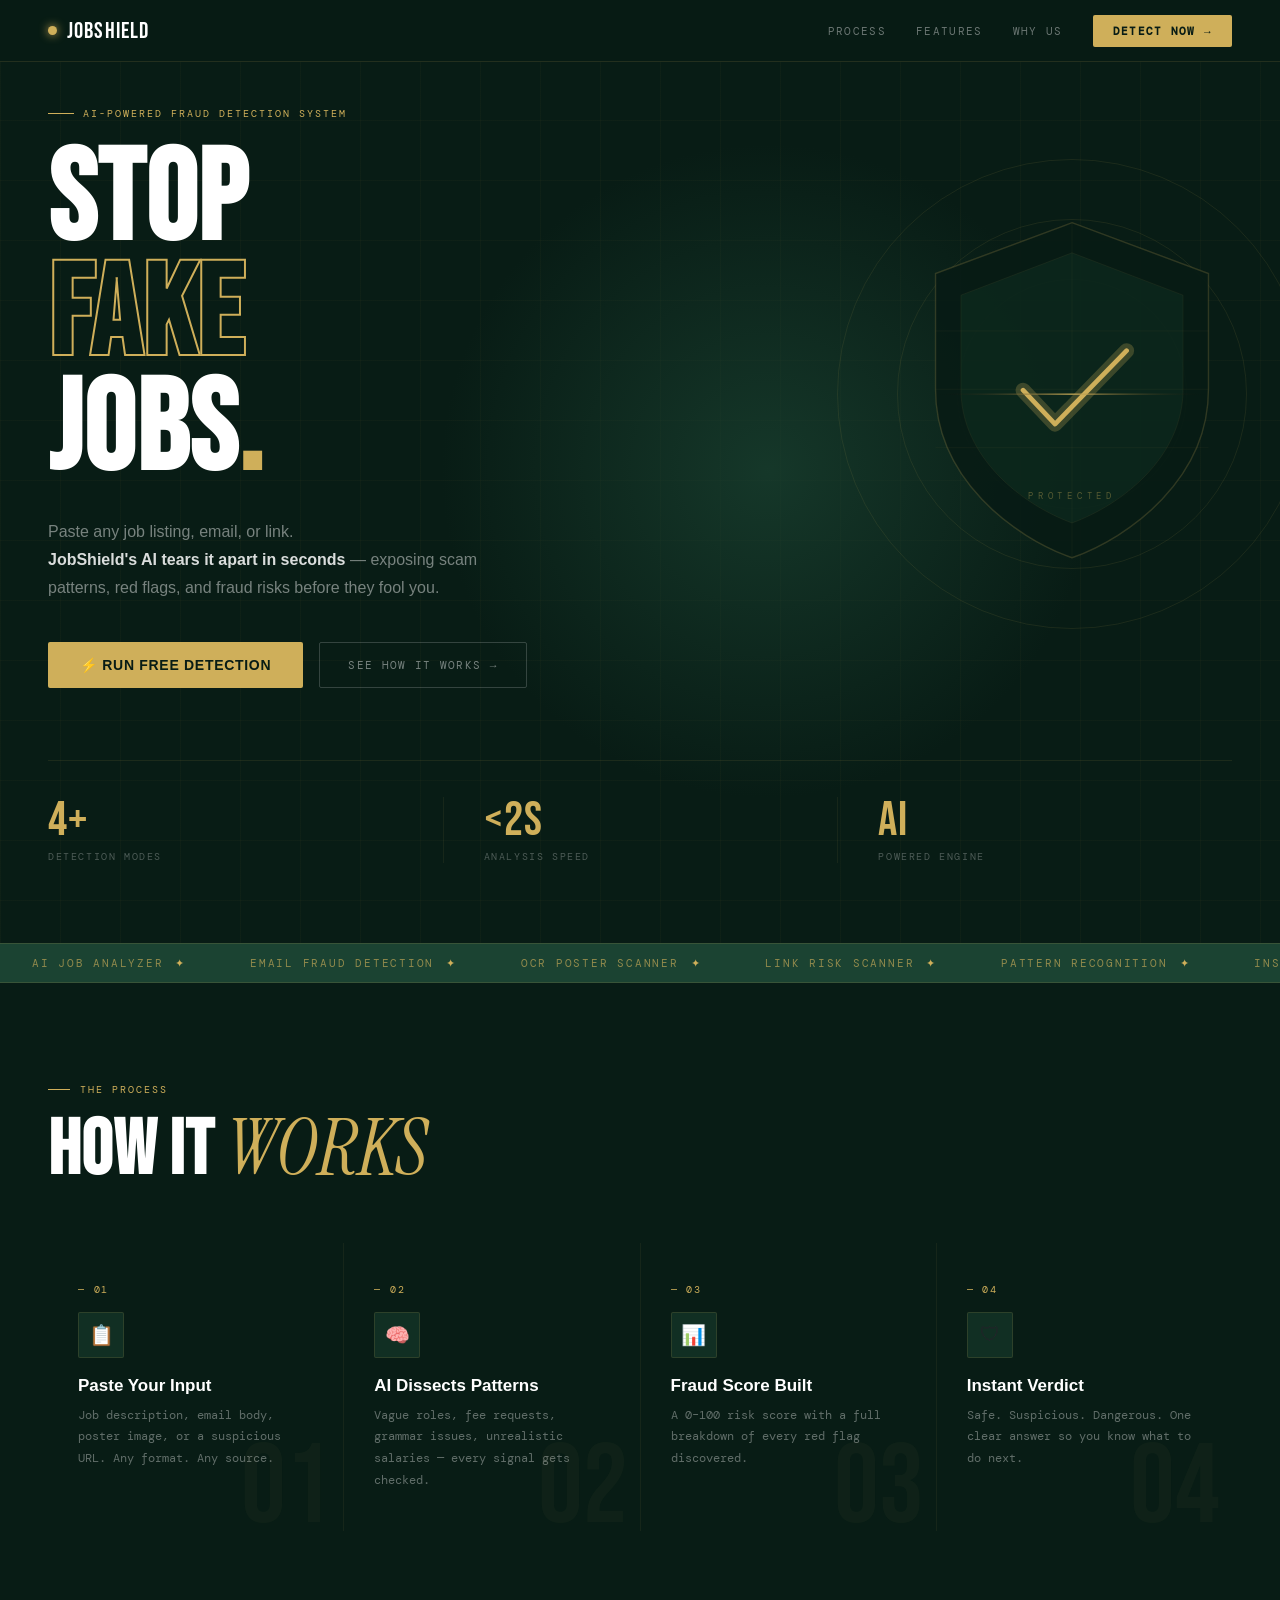
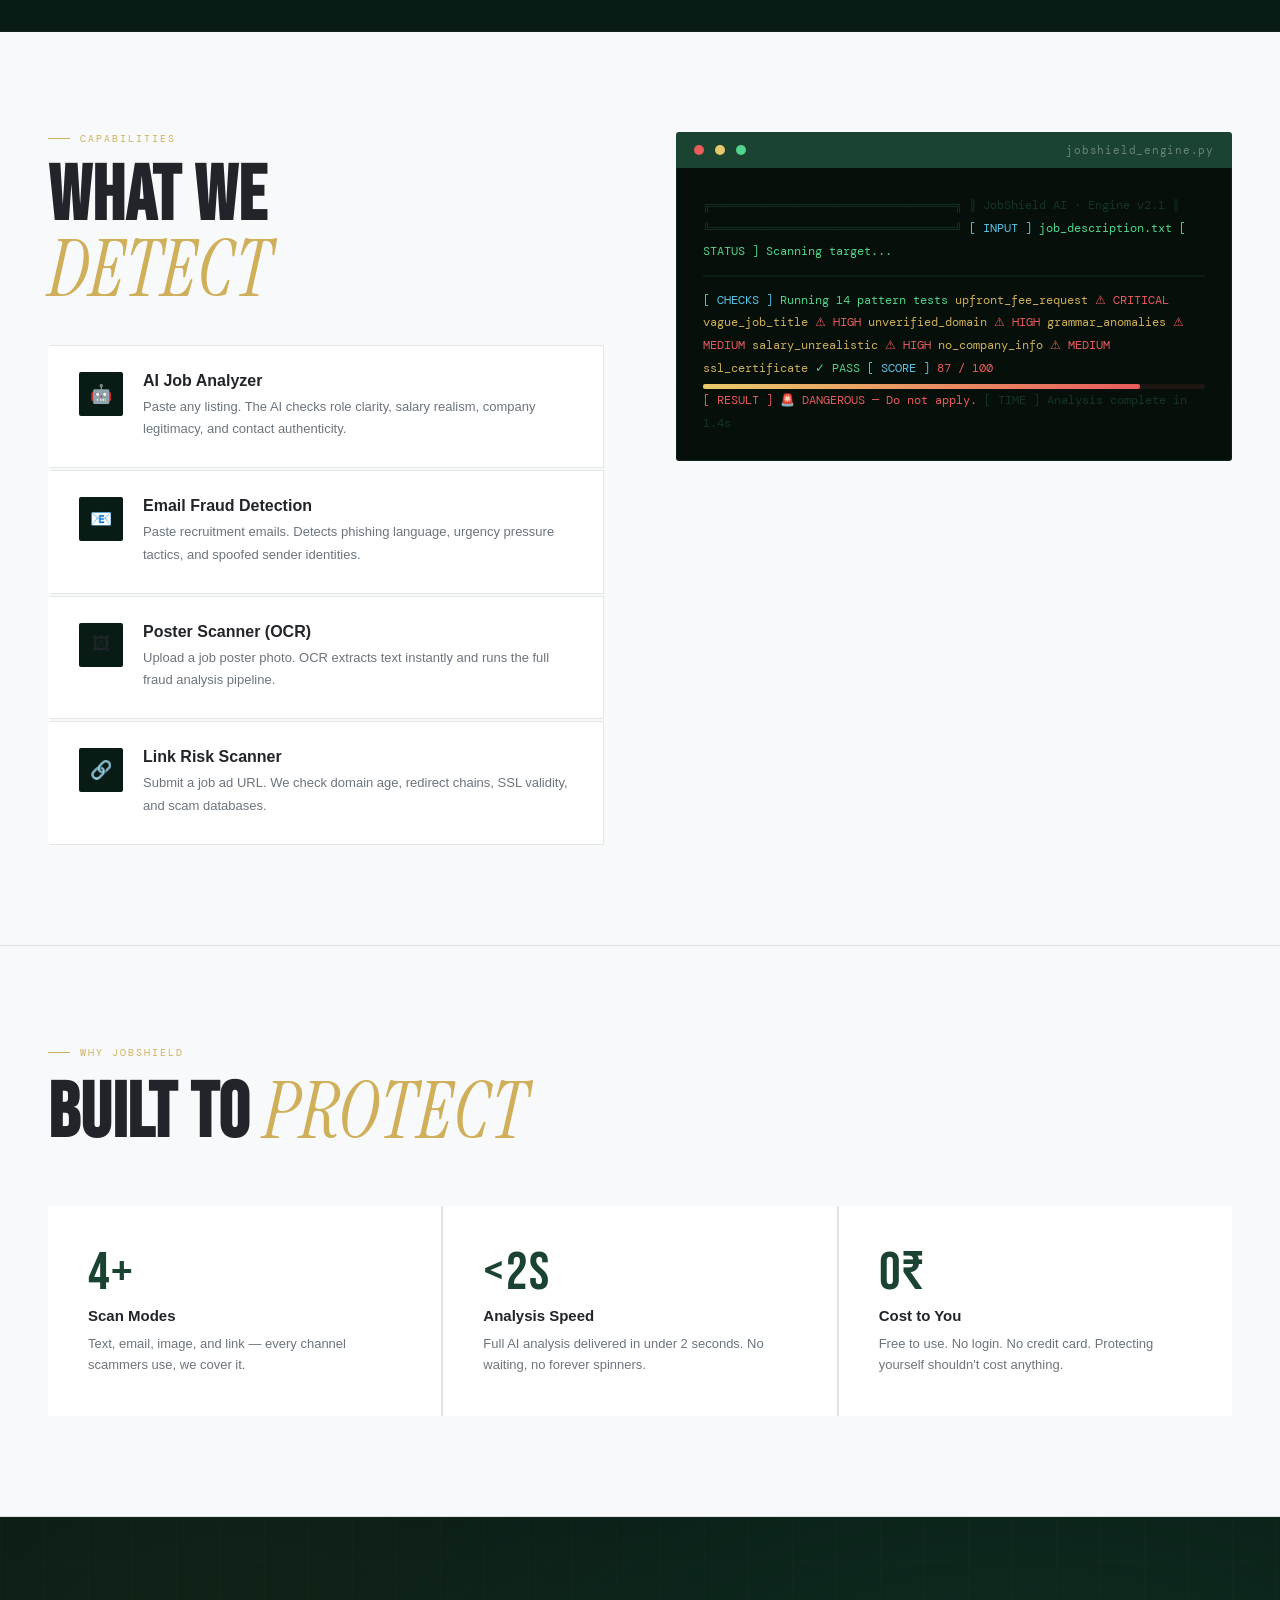
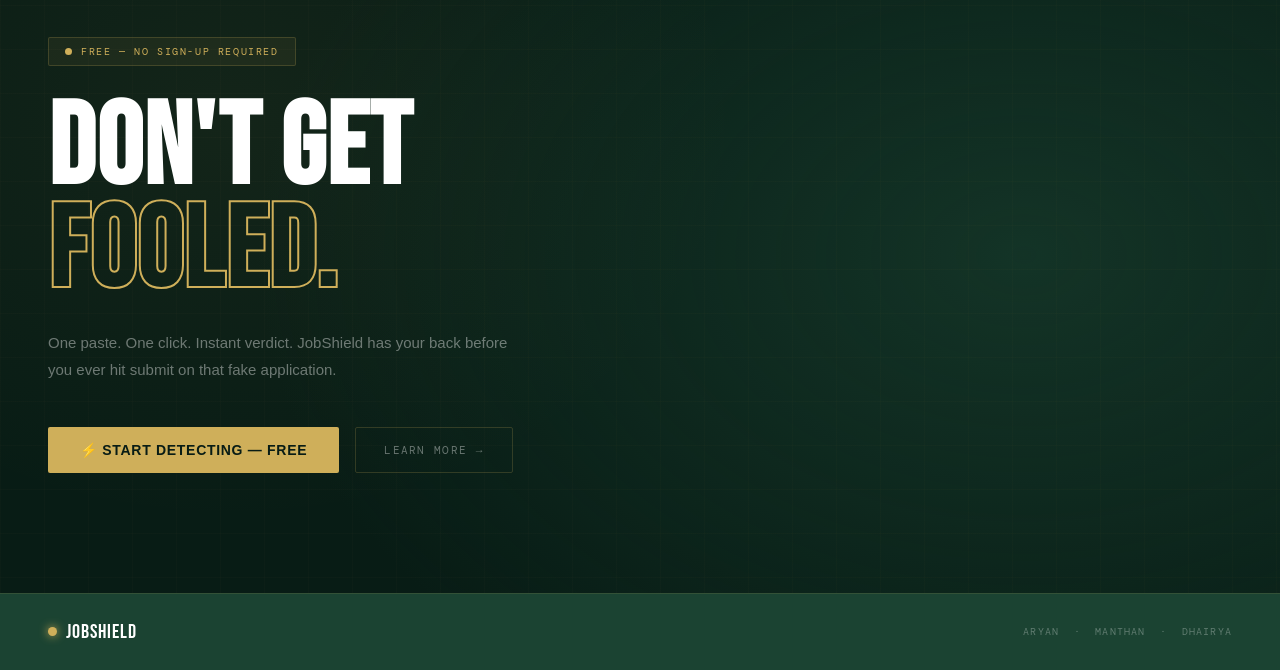
<file: index.html>
<!DOCTYPE html>
<html lang="en">
<head>
<meta charset="UTF-8">
<meta name="viewport" content="width=device-width, initial-scale=1.0">
<title>JobShield — AI Fake Job Detector</title>
<link href="https://fonts.googleapis.com/css2?family=Bebas+Neue&family=Cabinet+Grotesk:wght@400;500;700;800;900&family=Instrument+Serif:ital@1&family=DM+Mono:wght@400;500&display=swap" rel="stylesheet">
<style>
:root{
  --forest:#1B4332;--rich:#2D6A4F;--dark:#081C15;
  --bg:#F8F9FA;--text:#212529;--gold:#CFAF5A;--gold2:#E8C96A;
  --white:#FFFFFF;--border:rgba(27,67,50,0.12);
}
*,*::before,*::after{margin:0;padding:0;box-sizing:border-box;}
html{scroll-behavior:smooth;}
body{background:var(--bg);color:var(--text);font-family:'Cabinet Grotesk',sans-serif;overflow-x:hidden;}

/* NAV — fixed, simple */
nav{
  position:fixed;top:0;left:0;right:0;z-index:1000;
  display:flex;justify-content:space-between;align-items:center;
  padding:0 48px;height:62px;
  background:rgba(8,28,21,0.96);
  backdrop-filter:blur(12px);
  border-bottom:1px solid rgba(207,175,90,0.14);
}
.nav-brand{
  display:flex;align-items:center;gap:10px;
  font-family:'Bebas Neue',sans-serif;font-size:23px;letter-spacing:.05em;
  color:#fff;text-decoration:none;
}
.ndot{
  width:9px;height:9px;border-radius:50%;
  background:var(--gold);
  box-shadow:0 0 10px var(--gold);
  animation:pulse 2s ease infinite;
}
@keyframes pulse{
  0%,100%{box-shadow:0 0 8px var(--gold);}
  50%{box-shadow:0 0 22px var(--gold),0 0 44px rgba(207,175,90,.3);}
}
.nav-links{display:flex;align-items:center;gap:30px;}
.nav-links a{
  font-family:'DM Mono',monospace;font-size:11px;
  letter-spacing:.12em;text-transform:uppercase;
  color:rgba(255,255,255,.4);text-decoration:none;
  transition:color .2s;
}
.nav-links a:hover{color:var(--gold);}
.nav-cta{
  background:var(--gold) !important;
  color:var(--dark) !important;
  padding:9px 20px !important;
  font-weight:700 !important;
  border-radius:2px;
}
.nav-cta:hover{background:var(--gold2) !important;}

/* HERO */
#home{
  min-height:100vh;
  background:var(--dark);
  position:relative;overflow:hidden;
  display:flex;flex-direction:column;
  justify-content:center;
  padding:100px 48px 80px;
}
.hgrid{
  position:absolute;inset:0;
  background-image:
    linear-gradient(rgba(207,175,90,.03) 1px,transparent 1px),
    linear-gradient(90deg,rgba(207,175,90,.03) 1px,transparent 1px);
  background-size:60px 60px;
  animation:gs 20s linear infinite;
}
@keyframes gs{from{background-position:0 0;}to{background-position:60px 60px;}}
.hglow{
  position:absolute;
  width:680px;height:680px;
  background:radial-gradient(circle,rgba(27,67,50,.7) 0%,transparent 68%);
  top:50%;left:60%;
  transform:translate(-50%,-50%);
  pointer-events:none;
}

.hero-inner{
  position:relative;z-index:2;
  display:grid;
  grid-template-columns:1fr auto;
  gap:48px;align-items:center;
}

.eyebrow{
  display:inline-flex;align-items:center;gap:9px;
  font-family:'DM Mono',monospace;font-size:10px;
  letter-spacing:.2em;text-transform:uppercase;
  color:var(--gold);margin-bottom:24px;
}
.eyebrow-l{width:26px;height:1px;background:var(--gold);}

h1.htitle{
  font-family:'Bebas Neue',sans-serif;
  font-size:clamp(68px,10vw,148px);
  line-height:.9;letter-spacing:.01em;
  color:#fff;margin-bottom:28px;
}
h1.htitle .outline{color:transparent;-webkit-text-stroke:2px var(--gold);}
h1.htitle .gfill{color:var(--gold);}

.hdesc{
  font-size:16px;line-height:1.75;
  color:rgba(255,255,255,.45);
  max-width:460px;margin-bottom:40px;
}
.hdesc strong{color:rgba(255,255,255,.85);font-weight:700;}

.hbtns{display:flex;align-items:center;gap:16px;flex-wrap:wrap;}

/* buttons — no clip-path polygon, just simple borders */
.btn-main{
  display:inline-flex;align-items:center;gap:10px;
  background:var(--gold);color:var(--dark);
  padding:15px 32px;
  font-family:'Cabinet Grotesk',sans-serif;
  font-size:14px;font-weight:900;
  letter-spacing:.05em;text-transform:uppercase;
  text-decoration:none;border:none;cursor:pointer;
  border-radius:2px;
  transition:background .25s,transform .15s,box-shadow .25s;
}
.btn-main:hover{
  background:var(--gold2);
  transform:translateY(-2px);
  box-shadow:0 14px 40px rgba(207,175,90,.3);
}
.btn-main:active{transform:translateY(0);}

.btn-ghost{
  display:inline-flex;align-items:center;gap:9px;
  border:1px solid rgba(255,255,255,.18);
  color:rgba(255,255,255,.45);
  padding:15px 28px;
  font-family:'DM Mono',monospace;font-size:11px;
  letter-spacing:.12em;text-transform:uppercase;
  text-decoration:none;cursor:pointer;
  border-radius:2px;
  transition:border-color .2s,color .2s;
}
.btn-ghost:hover{border-color:var(--gold);color:var(--gold);}

/* hero shield visual */
.hvisual{position:relative;width:320px;height:390px;flex-shrink:0;}
.shield-wrap{
  width:100%;height:100%;position:relative;
  animation:floatY 4s ease-in-out infinite;
}
@keyframes floatY{0%,100%{transform:translateY(0);}50%{transform:translateY(-14px);}}

.hex-ring{
  position:absolute;border-radius:50%;
  border:1px solid rgba(207,175,90,.1);
  animation:xring 3.5s ease-out infinite;
  top:50%;left:50%;
  transform:translate(-50%,-50%);
}
.hex-ring:nth-child(1){width:230px;height:230px;animation-delay:0s;}
.hex-ring:nth-child(2){width:350px;height:350px;animation-delay:.9s;}
.hex-ring:nth-child(3){width:470px;height:470px;animation-delay:1.8s;}
@keyframes xring{
  0%{opacity:.4;transform:translate(-50%,-50%) scale(.75);}
  100%{opacity:0;transform:translate(-50%,-50%) scale(1.2);}
}

/* hero stats */
.hstats{
  position:relative;z-index:2;
  margin-top:72px;
  display:grid;grid-template-columns:repeat(3,1fr);
  gap:0;
  border-top:1px solid rgba(207,175,90,.1);
  padding-top:36px;
}
.hst{padding:0 40px 0 0;}
.hst+.hst{padding-left:40px;border-left:1px solid rgba(207,175,90,.08);}
.hst-n{
  font-family:'Bebas Neue',sans-serif;
  font-size:48px;line-height:1;
  color:var(--gold);letter-spacing:.02em;
  margin-bottom:5px;
}
.hst-l{
  font-family:'DM Mono',monospace;font-size:10px;
  letter-spacing:.16em;text-transform:uppercase;
  color:rgba(255,255,255,.28);
}

/* TICKER */
.ticker{
  background:var(--forest);padding:12px 0;
  overflow:hidden;
  border-top:1px solid rgba(207,175,90,.16);
  border-bottom:1px solid rgba(207,175,90,.16);
}
.ttrack{display:flex;animation:tick 22s linear infinite;width:max-content;}
.titem{
  font-family:'DM Mono',monospace;font-size:11px;
  letter-spacing:.16em;text-transform:uppercase;
  color:rgba(207,175,90,.65);
  padding:0 32px;white-space:nowrap;
  display:flex;align-items:center;gap:12px;
}
.tsep{color:var(--gold);font-size:11px;}
@keyframes tick{from{transform:translateX(0);}to{transform:translateX(-50%);}}

/* SECTIONS */
.sec{padding:100px 48px;border-bottom:1px solid var(--border);}
.sec-dark{background:var(--dark);border-color:rgba(207,175,90,.06);}

.seyebrow{
  display:flex;align-items:center;gap:10px;
  font-family:'DM Mono',monospace;font-size:10px;
  letter-spacing:.2em;text-transform:uppercase;
  color:var(--gold);margin-bottom:16px;
}
.seyebrow span{width:22px;height:1px;background:var(--gold);display:inline-block;}

h2.stitle{
  font-family:'Bebas Neue',sans-serif;
  font-size:clamp(44px,6vw,84px);
  letter-spacing:.01em;line-height:.94;
  margin-bottom:56px;
}
h2.stitle.light{color:#fff;}
h2.stitle.dark-t{color:var(--text);}
h2.stitle em{
  font-family:'Instrument Serif',serif;
  font-style:italic;font-weight:400;
  color:var(--gold);
}

/* HOW IT WORKS */
.steps{
  display:grid;grid-template-columns:repeat(4,1fr);
  gap:1px;background:rgba(207,175,90,.07);
}
.scard{
  background:var(--dark);padding:40px 30px;
  position:relative;overflow:hidden;
  transition:background .25s;
}
.scard::before{
  content:attr(data-n);
  position:absolute;bottom:-14px;right:12px;
  font-family:'Bebas Neue',sans-serif;font-size:112px;
  color:rgba(207,175,90,.04);
  line-height:1;pointer-events:none;user-select:none;
}
.scard:hover{background:#0c2318;}
.snum{
  font-family:'DM Mono',monospace;font-size:10px;
  letter-spacing:.18em;color:var(--gold);
  margin-bottom:16px;display:block;
}
.sicon{
  width:46px;height:46px;
  background:rgba(27,67,50,.5);
  border:1px solid rgba(207,175,90,.15);
  display:flex;align-items:center;justify-content:center;
  font-size:20px;margin-bottom:18px;
  border-radius:2px;
}
.sname{
  font-family:'Cabinet Grotesk',sans-serif;
  font-weight:800;font-size:17px;color:#fff;margin-bottom:9px;
}
.sbody{
  font-size:12px;line-height:1.8;
  color:rgba(255,255,255,.36);
  font-family:'DM Mono',monospace;
}
.sbar{
  position:absolute;bottom:0;left:0;right:0;height:2px;
  background:var(--gold);
  transform:scaleX(0);transform-origin:left;
  transition:transform .35s ease;
}
.scard:hover .sbar{transform:scaleX(1);}

/* FEATURES */
#features{
  display:grid;grid-template-columns:1fr 1fr;
  gap:72px;align-items:start;
  background:var(--bg);padding:100px 48px;
  border-bottom:1px solid var(--border);
}
.flist{display:flex;flex-direction:column;gap:2px;}
.fitem{
  display:flex;align-items:flex-start;gap:20px;
  padding:26px 28px;background:#fff;
  border:1px solid var(--border);
  border-left:3px solid transparent;
  transition:border-color .22s,box-shadow .22s,transform .22s;
  cursor:default;
}
.fitem:hover{
  border-left-color:var(--gold);
  box-shadow:3px 0 32px rgba(207,175,90,.06);
  transform:translateX(3px);
}
.ficon{
  width:44px;height:44px;flex-shrink:0;
  background:var(--dark);
  display:flex;align-items:center;justify-content:center;
  font-size:18px;border-radius:2px;
}
.fname{font-weight:800;font-size:16px;color:var(--text);margin-bottom:6px;}
.fdesc{font-size:13px;line-height:1.75;color:#6c757d;}

/* terminal window */
.twrap{position:sticky;top:90px;}
.thead{
  background:var(--forest);padding:11px 18px;
  display:flex;align-items:center;gap:7px;
  border-radius:3px 3px 0 0;
}
.tdot{width:10px;height:10px;border-radius:50%;}
.ttitle{
  font-family:'DM Mono',monospace;font-size:11px;
  color:rgba(255,255,255,.35);letter-spacing:.07em;
  margin-left:auto;
}
.tbody{
  background:#060f0a;padding:26px;
  font-family:'DM Mono',monospace;font-size:12px;
  line-height:1.9;color:#52d48c;
  border:1px solid rgba(27,67,50,.4);border-top:none;
  border-radius:0 0 3px 3px;
}
.td{color:rgba(82,212,140,.2);}
.tk{color:#CFAF5A;}
.tw{color:#e85c5c;}
.ti{color:#5cc4e8;}
.sa{height:2px;background:rgba(82,212,140,.07);margin:12px 0;position:relative;overflow:hidden;}
.sa::after{
  content:'';position:absolute;top:0;left:-60%;width:60%;height:100%;
  background:linear-gradient(90deg,transparent,#52d48c,transparent);
  animation:sca 1.8s linear infinite;
}
@keyframes sca{to{left:120%;}}
.rb{height:5px;background:rgba(232,92,92,.1);margin-top:4px;border-radius:2px;}
.rf{height:100%;background:linear-gradient(90deg,#e8c96a,#e85c5c);animation:fu 2.5s 1.2s ease forwards;width:0;border-radius:2px;}
@keyframes fu{to{width:87%;}}

/* PROOF */
.pgrid{
  display:grid;grid-template-columns:repeat(3,1fr);
  gap:2px;background:var(--border);
}
.pcard{
  background:#fff;padding:40px;
  position:relative;overflow:hidden;
  transition:transform .25s,box-shadow .25s;
}
.pcard:hover{transform:translateY(-5px);box-shadow:0 18px 48px rgba(27,67,50,.09);}
.pcard::before{
  content:'';position:absolute;
  top:0;left:0;right:0;height:3px;
  background:linear-gradient(90deg,var(--forest),var(--gold));
  transform:scaleX(0);transform-origin:left;
  transition:transform .35s ease;
}
.pcard:hover::before{transform:scaleX(1);}
.pnum{
  font-family:'Bebas Neue',sans-serif;font-size:54px;
  line-height:1;color:var(--forest);
  letter-spacing:.02em;margin-bottom:7px;
}
.plabel{font-weight:800;font-size:15px;color:var(--text);margin-bottom:9px;}
.pdesc{font-size:13px;color:#6c757d;line-height:1.65;}

/* CTA */
#start{
  background:var(--dark);
  padding:120px 48px;
  position:relative;overflow:hidden;
}
.cbg{
  position:absolute;inset:0;
  background:
    radial-gradient(ellipse 60% 80% at 80% 50%,rgba(27,67,50,.6),transparent),
    radial-gradient(ellipse 40% 60% at 18% 30%,rgba(207,175,90,.06),transparent);
  pointer-events:none;
}
.cgrid{
  position:absolute;inset:0;
  background-image:
    linear-gradient(rgba(207,175,90,.02) 1px,transparent 1px),
    linear-gradient(90deg,rgba(207,175,90,.02) 1px,transparent 1px);
  background-size:44px 44px;
}
.cinner{position:relative;z-index:2;max-width:820px;}
.cbadge{
  display:inline-flex;align-items:center;gap:9px;
  background:rgba(207,175,90,.07);
  border:1px solid rgba(207,175,90,.2);
  padding:7px 16px;margin-bottom:32px;
  border-radius:2px;
}
.cbdot{width:7px;height:7px;border-radius:50%;background:var(--gold);animation:pulse 2s infinite;}
.cbtxt{
  font-family:'DM Mono',monospace;font-size:10px;
  letter-spacing:.16em;text-transform:uppercase;color:var(--gold);
}
h2.ctitle{
  font-family:'Bebas Neue',sans-serif;
  font-size:clamp(52px,9vw,120px);
  line-height:.9;letter-spacing:.01em;
  color:#fff;margin-bottom:24px;
}
h2.ctitle .outline{color:transparent;-webkit-text-stroke:2px var(--gold);}
.csub{
  font-size:15px;line-height:1.8;
  color:rgba(255,255,255,.4);
  max-width:480px;margin-bottom:44px;
}
.cbtns{display:flex;gap:16px;align-items:center;flex-wrap:wrap;}

/* FOOTER */
footer{
  background:var(--forest);padding:26px 48px;
  display:flex;justify-content:space-between;align-items:center;
  flex-wrap:wrap;gap:14px;
  border-top:1px solid rgba(207,175,90,.13);
}
.fbrand{
  font-family:'Bebas Neue',sans-serif;font-size:20px;
  letter-spacing:.05em;color:#fff;
  display:flex;align-items:center;gap:9px;
}
.fcredit{
  font-family:'DM Mono',monospace;font-size:10px;
  letter-spacing:.12em;text-transform:uppercase;
  color:rgba(255,255,255,.3);
}

/* SCROLL REVEAL */
.r{opacity:0;transform:translateY(30px);transition:opacity .65s ease,transform .65s ease;}
.r.v{opacity:1;transform:none;}

@media(max-width:960px){
  nav{padding:0 20px;}
  #home{padding:90px 20px 64px;}
  .hero-inner{grid-template-columns:1fr;}
  .hvisual{display:none;}
  .hstats{grid-template-columns:1fr 1fr;margin-top:52px;}
  .hst:nth-child(3){display:none;}
  .steps{grid-template-columns:1fr 1fr;}
  #features{grid-template-columns:1fr;padding:72px 20px;}
  .twrap{display:none;}
  .sec{padding:72px 20px;}
  .pgrid{grid-template-columns:1fr;}
  #start{padding:88px 20px;}
  footer{padding:20px;}
}
</style>
</head>
<body>

<!-- NAV -->
<nav>
  <a class="nav-brand" href="#home"><span class="ndot"></span>JOBSHIELD</a>
  <div class="nav-links">
    <a href="#how">Process</a>
    <a href="#features">Features</a>
    <a href="#proof">Why Us</a>
    <a href="landing.html" class="nav-cta">Detect Now →</a>
  </div>
</nav>

<!-- HERO -->
<section id="home">
  <div class="hgrid"></div>
  <div class="hglow"></div>
  <div class="hero-inner">
    <div>
      <div class="eyebrow"><span class="eyebrow-l"></span>AI-Powered Fraud Detection System</div>
      <h1 class="htitle">
        STOP<br>
        <span class="outline">FAKE</span><br>
        JOBS<span class="gfill">.</span>
      </h1>
      <p class="hdesc">Paste any job listing, email, or link.<br><strong>JobShield's AI tears it apart in seconds</strong> — exposing scam patterns, red flags, and fraud risks before they fool you.</p>
      <div class="hbtns">
        <a class="btn-main" href="landing.html">⚡ Run Free Detection</a>
        <a class="btn-ghost" href="#how">See How It Works →</a>
      </div>
    </div>
    <div class="hvisual">
      <div class="shield-wrap">
        <div class="hex-ring"></div>
        <div class="hex-ring"></div>
        <div class="hex-ring"></div>
        <svg viewBox="0 0 340 400" fill="none" xmlns="http://www.w3.org/2000/svg" style="width:100%;height:100%;position:relative;z-index:2;">
          <path d="M170 18 L315 72 L315 195 C315 290 232 352 170 374 C108 352 25 290 25 195 L25 72 Z" fill="rgba(8,28,21,0.92)" stroke="rgba(207,175,90,0.2)" stroke-width="1.5"/>
          <path d="M170 50 L288 95 L288 195 C288 268 222 318 170 337 C118 318 52 268 52 195 L52 95 Z" fill="rgba(27,67,50,0.25)" stroke="rgba(207,175,90,0.08)" stroke-width="1"/>
          <line x1="25" y1="133" x2="315" y2="133" stroke="rgba(207,175,90,0.05)" stroke-width="1"/>
          <line x1="25" y1="195" x2="315" y2="195" stroke="rgba(207,175,90,0.05)" stroke-width="1"/>
          <line x1="25" y1="257" x2="315" y2="257" stroke="rgba(207,175,90,0.05)" stroke-width="1"/>
          <line x1="170" y1="18" x2="170" y2="374" stroke="rgba(207,175,90,0.05)" stroke-width="1"/>
          <path d="M118 196 L152 232 L228 154" stroke="rgba(207,175,90,0.25)" stroke-width="16" stroke-linecap="round" stroke-linejoin="round"/>
          <path d="M118 196 L152 232 L228 154" stroke="#CFAF5A" stroke-width="5" stroke-linecap="round" stroke-linejoin="round"/>
          <text x="170" y="312" text-anchor="middle" font-family="DM Mono,monospace" font-size="10" fill="rgba(207,175,90,0.38)" letter-spacing="5">PROTECTED</text>
          <rect x="25" y="0" width="290" height="1.5" fill="url(#sg)" opacity="0.85">
            <animateTransform attributeName="transform" type="translate" values="0,55;0,340;0,55" dur="2.5s" repeatCount="indefinite"/>
          </rect>
          <defs>
            <linearGradient id="sg" x1="0" y1="0" x2="1" y2="0">
              <stop offset="0%" stop-color="transparent"/>
              <stop offset="50%" stop-color="#CFAF5A"/>
              <stop offset="100%" stop-color="transparent"/>
            </linearGradient>
          </defs>
        </svg>
      </div>
    </div>
  </div>
  <div class="hstats">
    <div class="hst"><div class="hst-n">4+</div><div class="hst-l">Detection Modes</div></div>
    <div class="hst"><div class="hst-n">&lt;2s</div><div class="hst-l">Analysis Speed</div></div>
    <div class="hst"><div class="hst-n">AI</div><div class="hst-l">Powered Engine</div></div>
  </div>
</section>

<!-- TICKER -->
<div class="ticker">
  <div class="ttrack">
    <div class="titem">AI Job Analyzer <span class="tsep">✦</span></div>
    <div class="titem">Email Fraud Detection <span class="tsep">✦</span></div>
    <div class="titem">OCR Poster Scanner <span class="tsep">✦</span></div>
    <div class="titem">Link Risk Scanner <span class="tsep">✦</span></div>
    <div class="titem">Pattern Recognition <span class="tsep">✦</span></div>
    <div class="titem">Instant Fraud Score <span class="tsep">✦</span></div>
    <div class="titem">Zero Data Stored <span class="tsep">✦</span></div>
    <div class="titem">AI Job Analyzer <span class="tsep">✦</span></div>
    <div class="titem">Email Fraud Detection <span class="tsep">✦</span></div>
    <div class="titem">OCR Poster Scanner <span class="tsep">✦</span></div>
    <div class="titem">Link Risk Scanner <span class="tsep">✦</span></div>
    <div class="titem">Pattern Recognition <span class="tsep">✦</span></div>
    <div class="titem">Instant Fraud Score <span class="tsep">✦</span></div>
    <div class="titem">Zero Data Stored <span class="tsep">✦</span></div>
  </div>
</div>

<!-- HOW IT WORKS -->
<section class="sec sec-dark" id="how">
  <div class="seyebrow"><span></span>The Process</div>
  <h2 class="stitle light r">HOW IT <em>WORKS</em></h2>
  <div class="steps">
    <div class="scard r" data-n="01">
      <span class="snum">— 01</span>
      <div class="sicon">📋</div>
      <div class="sname">Paste Your Input</div>
      <p class="sbody">Job description, email body, poster image, or a suspicious URL. Any format. Any source.</p>
      <div class="sbar"></div>
    </div>
    <div class="scard r" data-n="02" style="transition-delay:.1s">
      <span class="snum">— 02</span>
      <div class="sicon">🧠</div>
      <div class="sname">AI Dissects Patterns</div>
      <p class="sbody">Vague roles, fee requests, grammar issues, unrealistic salaries — every signal gets checked.</p>
      <div class="sbar"></div>
    </div>
    <div class="scard r" data-n="03" style="transition-delay:.2s">
      <span class="snum">— 03</span>
      <div class="sicon">📊</div>
      <div class="sname">Fraud Score Built</div>
      <p class="sbody">A 0–100 risk score with a full breakdown of every red flag discovered.</p>
      <div class="sbar"></div>
    </div>
    <div class="scard r" data-n="04" style="transition-delay:.3s">
      <span class="snum">— 04</span>
      <div class="sicon">🛡</div>
      <div class="sname">Instant Verdict</div>
      <p class="sbody">Safe. Suspicious. Dangerous. One clear answer so you know what to do next.</p>
      <div class="sbar"></div>
    </div>
  </div>
</section>

<!-- FEATURES -->
<section id="features">
  <div>
    <div class="seyebrow" style="color:var(--gold);">
      <span style="background:var(--gold);"></span>Capabilities
    </div>
    <h2 class="stitle dark-t r" style="margin-bottom:36px;">WHAT WE<br><em>DETECT</em></h2>
    <div class="flist">
      <div class="fitem r">
        <div class="ficon">🤖</div>
        <div>
          <div class="fname">AI Job Analyzer</div>
          <p class="fdesc">Paste any listing. The AI checks role clarity, salary realism, company legitimacy, and contact authenticity.</p>
        </div>
      </div>
      <div class="fitem r" style="transition-delay:.08s">
        <div class="ficon">📧</div>
        <div>
          <div class="fname">Email Fraud Detection</div>
          <p class="fdesc">Paste recruitment emails. Detects phishing language, urgency pressure tactics, and spoofed sender identities.</p>
        </div>
      </div>
      <div class="fitem r" style="transition-delay:.15s">
        <div class="ficon">🖼</div>
        <div>
          <div class="fname">Poster Scanner (OCR)</div>
          <p class="fdesc">Upload a job poster photo. OCR extracts text instantly and runs the full fraud analysis pipeline.</p>
        </div>
      </div>
      <div class="fitem r" style="transition-delay:.22s">
        <div class="ficon">🔗</div>
        <div>
          <div class="fname">Link Risk Scanner</div>
          <p class="fdesc">Submit a job ad URL. We check domain age, redirect chains, SSL validity, and scam databases.</p>
        </div>
      </div>
    </div>
  </div>

  <!-- Terminal -->
  <div class="twrap r" style="transition-delay:.1s">
    <div class="thead">
      <div class="tdot" style="background:#e85c5c;"></div>
      <div class="tdot" style="background:#e8c96a;margin-left:4px;"></div>
      <div class="tdot" style="background:#52d48c;margin-left:4px;"></div>
      <div class="ttitle">jobshield_engine.py</div>
    </div>
    <div class="tbody">
<span class="td">╔══════════════════════════════════╗</span>
<span class="td">║  JobShield AI  ·  Engine v2.1    ║</span>
<span class="td">╚══════════════════════════════════╝</span>

<span class="ti">[ INPUT  ]</span> job_description.txt
<span style="color:#52d48c;">[ STATUS ]</span> Scanning target...
<div class="sa"></div>
<span class="ti">[ CHECKS ]</span> Running 14 pattern tests

<span class="tk">upfront_fee_request</span>   <span class="tw">⚠ CRITICAL</span>
<span class="tk">vague_job_title    </span>   <span class="tw">⚠ HIGH    </span>
<span class="tk">unverified_domain  </span>   <span class="tw">⚠ HIGH    </span>
<span class="tk">grammar_anomalies  </span>   <span class="tw">⚠ MEDIUM  </span>
<span class="tk">salary_unrealistic </span>   <span class="tw">⚠ HIGH    </span>
<span class="tk">no_company_info    </span>   <span class="tw">⚠ MEDIUM  </span>
<span class="tk">ssl_certificate    </span>   <span style="color:#52d48c;">✓ PASS    </span>

<span class="ti">[ SCORE  ]</span> <span class="tw">87 / 100</span>
<div class="rb"><div class="rf"></div></div>

<span class="tw">[ RESULT ] 🚨 DANGEROUS — Do not apply.</span>
<span class="td">[ TIME   ] Analysis complete in 1.4s</span>
    </div>
  </div>
</section>

<!-- PROOF / WHY US -->
<section class="sec" id="proof" style="background:var(--bg);">
  <div class="seyebrow"><span></span>Why JobShield</div>
  <h2 class="stitle dark-t r">BUILT TO <em>PROTECT</em></h2>
  <div class="pgrid">
    <div class="pcard r">
      <div class="pnum">4+</div>
      <div class="plabel">Scan Modes</div>
      <p class="pdesc">Text, email, image, and link — every channel scammers use, we cover it.</p>
    </div>
    <div class="pcard r" style="transition-delay:.1s">
      <div class="pnum">&lt;2s</div>
      <div class="plabel">Analysis Speed</div>
      <p class="pdesc">Full AI analysis delivered in under 2 seconds. No waiting, no forever spinners.</p>
    </div>
    <div class="pcard r" style="transition-delay:.2s">
      <div class="pnum">0₹</div>
      <div class="plabel">Cost to You</div>
      <p class="pdesc">Free to use. No login. No credit card. Protecting yourself shouldn't cost anything.</p>
    </div>
  </div>
</section>

<!-- CTA -->
<section id="start">
  <div class="cbg"></div>
  <div class="cgrid"></div>
  <div class="cinner">
    <div class="cbadge">
      <div class="cbdot"></div>
      <div class="cbtxt">Free — No Sign-Up Required</div>
    </div>
    <h2 class="ctitle r">DON'T GET<br><span class="outline">FOOLED.</span></h2>
    <p class="csub r" style="transition-delay:.1s">One paste. One click. Instant verdict. JobShield has your back before you ever hit submit on that fake application.</p>
    <div class="cbtns r" style="transition-delay:.2s">
      <a class="btn-main" href="landing.html">⚡ Start Detecting — Free</a>
      <a class="btn-ghost" href="#how" style="border-color:rgba(207,175,90,.2);color:rgba(255,255,255,.38);">Learn More →</a>
    </div>
  </div>
</section>

<!-- FOOTER -->
<footer>
  <div class="fbrand"><span class="ndot"></span>JOBSHIELD</div>
  <div class="fcredit">Aryan &nbsp;·&nbsp; Manthan &nbsp;·&nbsp; Dhairya</div>
</footer>

<script>
// scroll reveal
const ro = new IntersectionObserver(entries => {
  entries.forEach(e => {
    if(e.isIntersecting){
      e.target.classList.add('v');
      ro.unobserve(e.target);
    }
  });
}, { threshold: 0.07 });
document.querySelectorAll('.r').forEach(el => ro.observe(el));
</script>
</body>
</html>
</file>
